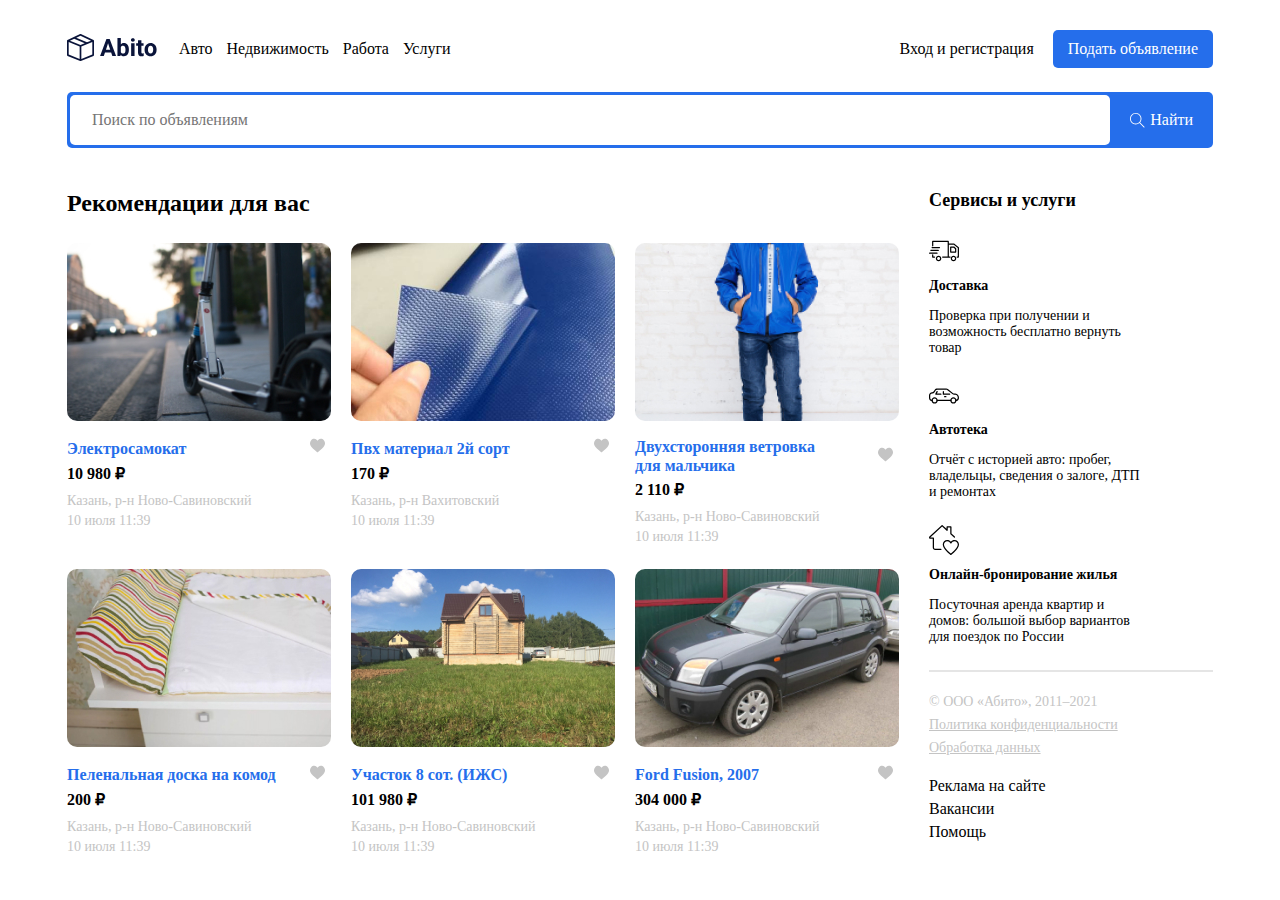
<file: index.html>
<!DOCTYPE html>
<html lang="en">
  <head>
    <meta charset="UTF-8" />
    <meta http-equiv="X-UA-Compatible" content="IE=edge" />
    <meta name="viewport" content="width=device-width, initial-scale=1.0" />
    <title>Сайт объявлений</title>
    <link rel="preconnect" href="https://fonts.googleapis.com" />
    <link rel="preconnect" href="https://fonts.gstatic.com" crossorigin />
    <link
      href="https://fonts.googleapis.com/css2?family=Roboto:wght@400;700&display=swap"
      rel="stylesheet"
    />
    <link rel="stylesheet" href="css/normalize.css" />
    <link rel="stylesheet" href="https://unpkg.com/swiper/swiper-bundle.min.css" />
    <link rel="stylesheet" href="css/style.css" />
  </head>
  <body>
    <header class="header container">
      <div class="navbar">
        <a href="index.html" class="logo">
          <img src="img/logo.svg" alt="logo: Avito" class="logo-image" />
        </a>
        <div class="navbar-panel">
          <button class="close-menu"><img src="img/close.svg" /></button>
          <nav class="navbar-menu">
            <ul class="menu">
              <li class="menu-item">
                <a href="#" class="menu-link">Авто</a>
              </li>
              <li class="menu-item">
                <a href="#" class="menu-link">Недвижимость</a>
              </li>
              <li class="menu-item">
                <a href="#" class="menu-link">Работа</a>
              </li>
              <li class="menu-item">
                <a href="#" class="menu-link">Услуги</a>
              </li>
            </ul>
          </nav>
          <!-- /.navbar-menu -->
          <div class="button-group">
            <a href="#" class="button button-link">Вход и регистрация</a>
            <a href="#" class="button button-primary">Подать объявление</a>
          </div>
          <!-- /.button-group -->
        </div>
        <!-- /.navbar-panel -->
        <button class="menu-button">
          <img src="img/burger.svg" />
        </button>
        <!-- /.menu-button -->
      </div>
      <!-- /.navbar -->
      <div class="search-panel">
        <input type="search" class="search-input" placeholder="Поиск по объявлениям" />
        <button class="search-button">
          <svg
            class="search-icon"
            width="15"
            height="15"
            viewBox="0 0 15 15"
            fill="none"
            xmlns="http://www.w3.org/2000/svg"
          >
            <g clip-path="url(#clip0)">
              <path
                d="M14.6506 14.0012L10.0862 9.43675C10.9465 8.43352 11.4706 7.13293 11.4706 5.71058C11.4706 2.54822 8.89765 -0.0247192 5.7353 -0.0247192C4.20353 -0.0247192 2.76265 0.571751 1.67824 1.6544C0.595589 2.73793 -0.000881376 4.17881 9.77541e-07 5.71058C9.77541e-07 8.87293 2.57294 11.4459 5.7353 11.4459C7.15765 11.4459 8.45912 10.9218 9.46235 10.0615L14.0268 14.6259L14.6506 14.0012ZM5.7353 10.5635C3.06 10.5635 0.882354 8.38675 0.882354 5.71058C0.881472 4.41352 1.38618 3.19499 2.30294 2.2791C3.21882 1.36234 4.43824 0.857634 5.7353 0.857634C8.41059 0.857634 10.5882 3.0344 10.5882 5.71058C10.5882 8.38587 8.41059 10.5635 5.7353 10.5635Z"
                fill="white"
              />
            </g>
            <defs>
              <clipPath id="clip0">
                <rect width="15" height="15" fill="white" />
              </clipPath>
            </defs>
          </svg>
          <span class="search-button-text">Найти</span>
        </button>
      </div>
      <!-- /.search-panel -->
    </header>
    <!-- /.header -->
    <div class="page-content container">
      <main class="main">
        <h2 class="page-title">Рекомендации для вас</h2>
        <div class="cards">
          <div class="card">
            <a href="single.html" class="card-link">
              <img src="img/card-image-1.jpg" alt="photo" class="card-image" />
            </a>
            <div class="card-header">
              <a href="single.html" class="card-link">
                <h3 class="card-title">Электросамокат</h3>
              </a>
              <button class="like">
                <img src="img/like.svg" alt="like" />
              </button>
            </div>
            <!-- /.card-header -->
            <strong class="card-price">10 980 ₽</strong>
            <p class="card-text">Казань, р-н Ново-Савиновский</p>
            <p class="card-text">10 июля 11:39</p>
          </div>
          <!-- /.card-1 -->
          <div class="card">
            <a href="single.html" class="card-link">
              <img src="img/card-image-2.jpg" alt="photo" class="card-image" />
            </a>
            <div class="card-header">
              <a href="single.html" class="card-link">
                <h3 class="card-title">Пвх материал 2й сорт</h3>
              </a>
              <button class="like">
                <img src="img/like.svg" alt="like" />
              </button>
            </div>
            <!-- /.card-header -->
            <strong class="card-price">170 ₽</strong>
            <p class="card-text">Казань, р-н Вахитовский</p>
            <p class="card-text">10 июля 11:39</p>
          </div>
          <!-- /.card-2 -->
          <div class="card">
            <a href="single.html" class="card-link">
              <img src="img/card-image-3.jpg" alt="photo" class="card-image" />
            </a>
            <div class="card-header">
              <a href="single.html" class="card-link">
                <h3 class="card-title">Двухсторонняя ветровка<br />для мальчика</h3>
              </a>
              <button class="like">
                <img src="img/like.svg" alt="like" />
              </button>
            </div>
            <!-- /.card-header -->
            <strong class="card-price">2 110 ₽</strong>
            <p class="card-text">Казань, р-н Ново-Савиновский</p>
            <p class="card-text">10 июля 11:39</p>
          </div>
          <!-- /.card-3 -->
          <div class="card">
            <a href="single.html" class="card-link">
              <img src="img/card-image-4.jpg" alt="photo" class="card-image" />
            </a>
            <div class="card-header">
              <a href="single.html" class="card-link">
                <h3 class="card-title">Пеленальная доска на комод</h3>
              </a>
              <button class="like">
                <img src="img/like.svg" alt="like" />
              </button>
            </div>
            <!-- /.card-header -->
            <strong class="card-price">200 ₽</strong>
            <p class="card-text">Казань, р-н Ново-Савиновский</p>
            <p class="card-text">10 июля 11:39</p>
          </div>
          <!-- /.card-4 -->
          <div class="card">
            <a href="single.html" class="card-link">
              <img src="img/card-image-5.jpg" alt="photo" class="card-image" />
            </a>
            <div class="card-header">
              <a href="single.html" class="card-link">
                <h3 class="card-title">Участок 8 сот. (ИЖС)</h3>
              </a>
              <button class="like">
                <img src="img/like.svg" alt="like" />
              </button>
            </div>
            <!-- /.card-header -->
            <strong class="card-price">101 980 ₽</strong>
            <p class="card-text">Казань, р-н Ново-Савиновский</p>
            <p class="card-text">10 июля 11:39</p>
          </div>
          <!-- /.card-5 -->
          <div class="card">
            <a href="single.html" class="card-link">
              <img src="img/card-image-6.jpg" alt="photo" class="card-image" />
            </a>
            <div class="card-header">
              <a href="single.html" class="card-link">
                <h3 class="card-title">Ford Fusion, 2007</h3>
              </a>
              <button class="like">
                <img src="img/like.svg" alt="like" />
              </button>
            </div>
            <!-- /.card-header -->
            <strong class="card-price">304 000 ₽</strong>
            <p class="card-text">Казань, р-н Ново-Савиновский</p>
            <p class="card-text">10 июля 11:39</p>
          </div>
          <!-- /.card-6 -->
        </div>
        <!-- /.cards -->
      </main>
      <!-- /.main -->
      <aside class="sidebar">
        <h4 class="page-title">Сервисы и услуги</h4>
        <div class="service">
          <img src="img/icon-1.svg" alt="icon: shipping" class="service-image" />
          <h5 class="service-title">Доставка</h5>
          <p class="service-text">Проверка при получении и возможность бесплатно вернуть товар</p>
        </div>
        <!-- /.service-1 -->
        <div class="service">
          <img src="img/icon-2.svg" alt="icon: shipping" class="service-image" />
          <h5 class="service-title">Автотека</h5>
          <p class="service-text">
            Отчёт с историей авто: пробег, владельцы, сведения о залоге, ДТП и ремонтах
          </p>
        </div>
        <!-- /.service-2 -->
        <div class="service">
          <img src="img/icon-3.svg" alt="icon: shipping" class="service-image" />
          <h5 class="service-title">Онлайн-бронирование жилья</h5>
          <p class="service-text">
            Посуточная аренда квартир и домов: большой выбор вариантов для поездок по России
          </p>
        </div>
        <!-- /.service-3 -->
        <hr color="#E5E5E5" />
        <footer class="footer">
          <p class="footer-text">© ООО «Абито», 2011–2021</p>
          <ul class="footer-menu">
            <li class="footer-menu-item">
              <a href="#" class="footer-text">Политика конфиденциальности</a>
            </li>
            <li class="footer-menu-item">
              <a href="#" class="footer-text">Обработка данных</a>
            </li>
          </ul>
          <ul class="footer-menu">
            <li class="footer-menu-item">
              <a href="#" class="footer-link">Реклама на сайте</a>
            </li>
            <li class="footer-menu-item">
              <a href="#" class="footer-link">Вакансии</a>
            </li>
            <li class="footer-menu-item">
              <a href="#" class="footer-link">Помощь</a>
            </li>
          </ul>
        </footer>
      </aside>
      <!-- /.sidebar -->
    </div>
    <!-- /.page-content -->
    <script src="https://unpkg.com/swiper/swiper-bundle.min.js"></script>
    <script src="js/main.js"></script>
  </body>
</html>
</file>
<file: css/style.css>
.body {
  font-family: "Roboto", sans-serif;
  font-size: 14px;
  color: #0a143a;
}
.container {
  max-width: 1146px;
  margin: auto;
}
.navbar-panel {
  display: flex;
  flex-grow: 1;
  align-items: center;
}
.header {
  padding-top: 30px;
  padding-bottom: 30px;
  margin-bottom: 12px;
}
.navbar {
  display: flex;
  align-items: center;
  justify-content: space-between;
  margin-bottom: 24px;
}
.navbar-menu {
  margin-right: auto;
}
.menu {
  list-style: none;
  margin: 0;
  padding-left: 22px;
  padding-right: 22px;
  display: flex;
}
.menu-item:not(:last-child) {
  margin-right: 14px;
}
.menu-link {
  text-decoration: none;
  color: inherit;
}
.button {
  text-decoration: none;
  display: inline-block;
  padding: 10px 15px;
  cursor: pointer;
}
.button-link {
  text-decoration: none;
  color: inherit;
}
.button-primary {
  background: #256eeb;
  border-radius: 5px;
  color: white;
}
.search-panel {
  height: 50px;
  background: #256eeb;
  border-radius: 5px;
  display: flex;
  padding: 3px;
}
.search-input {
  flex-grow: 1;
  background: white;
  border-radius: 5px;
  border: none;
  padding-left: 22px;
  padding-right: 22px;
}
.search-button {
  background: #256eeb;
  border: none;
  color: white;
  padding-left: 20px;
  padding-right: 17px;
  display: flex;
  align-items: center;
  cursor: pointer;
}
.search-button-text {
  margin-left: 5px;
}
.page-content {
  display: grid;
  grid-template-columns: 9fr 3fr;
  grid-column-gap: 10px;
}
.card-image {
  border-radius: 10px;
  width: 264px;
  height: 178px;
  object-fit: cover;
}
.banner {
  max-width: 264px;
}
.banner-image {
  width: 100%;
  object-fit: cover;
}
.cards {
  display: flex;
  flex-wrap: wrap;
  /* justify-content: space-between; */
}
.card {
  margin-bottom: 20px;
  margin-right: 20px;
}
/* .card:not(:nth-child(3n)) {
  margin-right: 20px;
} */
.card-title {
  font-size: 16px;
  line-height: 19px;
  color: #256eeb;
  margin: 0;
}
.card-header {
  display: flex;
  justify-content: space-between;
  align-items: center;
  margin-top: 12px;
  margin-bottom: 5px;
}
.like {
  background-color: white;
  border: none;
  cursor: pointer;
  margin-left: 15px;
}
.card-link {
  text-decoration: none;
}
.card-price {
  display: block;
  font-size: 16px;
  line-height: 19px;
  margin-bottom: 10px;
}
.card-text {
  font-size: 14px;
  line-height: 16px;
  color: #c4c4c4;
  margin-top: 0;
  margin-bottom: 4px;
}
.sidebar .page-title {
  font-size: 18px;
  line-height: 21px;
}
.service {
  margin-bottom: 25px;
}
.service-title {
  /* font-weight: bold; */
  font-size: 14px;
  line-height: 16px;
  margin-top: 7px;
  margin-bottom: 5px;
}
.service-text {
  max-width: 217px;
  font-size: 14px;
  line-height: 16px;
}
.footer-text {
  display: inline-block;
  font-size: 14px;
  line-height: 16px;
  color: #c4c4c4;
  margin-bottom: 5px;
}
.footer-menu {
  list-style: none;
  margin: 0;
  padding: 0;
  margin-bottom: 16px;
}
.footer-link {
  color: inherit;
  text-decoration: none;
  display: inline-block;
  margin-bottom: 5px;
}

.swiper-container {
  width: 100%;
  height: 300px;
  margin-left: auto;
  margin-right: auto;
}
.swiper-slide {
  background-size: cover;
  background-position: center;
}
.mySwiper2 {
  width: 100%;
  border-radius: 10px;
}
.mySwiper {
  height: 20%;
  box-sizing: border-box;
  padding: 10px 0;
}
.mySwiper .swiper-slide {
  width: 25%;
  height: 100%;
  opacity: 0.4;
}
.mySwiper .swiper-slide-thumb-active {
  opacity: 1;
}
.swiper-slide img {
  display: block;
  width: 100%;
  height: 100%;
  object-fit: cover;
  border-radius: 3px;
}

.main-single {
  display: flex;
  justify-content: start;
}
.content {
  max-width: 460px;
  margin-right: 30px;
}
.content-text {
  font-size: 14px;
  line-height: 140%;
}
.page-title {
  margin-top: 0;
  margin-bottom: 25px;
}
.single-price {
  font-size: 24px;
  line-height: 28px;
  margin-top: 0;
  margin-bottom: 25px;
  display: block;
}
.author {
  min-width: 264px;
}
.author-wrapper {
  display: flex;
  align-items: center;
  justify-content: space-between;
  margin-top: 25px;
  margin-bottom: 30px;
}
.author-avatar {
  width: 50px;
  height: 50px;
  object-fit: cover;
  border-radius: 50%;
}
.author-name {
  font-weight: bold;
  font-size: 14px;
  line-height: 16px;
  display: block;
  margin-bottom: 4px;
}
.rating {
  margin-bottom: 5px;
}
.rating-counter {
  margin-left: 10px;
  opacity: 0.5;
}
.author-status {
  font-size: 12px;
  line-height: 14px;
}
.button-block {
  width: 100%;
  height: 54px;
  display: block;
  margin-bottom: 14px;
  border: none;
}
.button-success {
  color: white;
  background-color: #14b4be;
  border-radius: 5px;
}
.menu-button {
  background-color: white;
  border: none;
  cursor: pointer;
  display: none;
}
.close-menu {
  display: none;
}
@media (max-width: 1200px) {
  .container {
    max-width: 960px;
  }
  .card {
    width: 45%;
  }
  .card-image {
    width: 100%;
    height: 200px;
  }
  .main-single {
    flex-direction: column;
  }
  .content {
    margin-right: 0;
  }
}
@media (max-width: 992px) {
  .container {
    max-width: 740px;
  }
  .card-image {
    height: 150px;
  }
}
@media (max-width: 768px) {
  .container {
    max-width: 560px;
  }
  .card {
    width: 100%;
  }
  .card-image {
    height: 200px;
  }
  .page-content {
    grid-template-columns: 8fr 4fr;
  }
  .content {
    max-width: 360px;
  }
  .menu-button {
    display: block;
  }
  .close-menu {
    display: block;
    position: absolute;
    top: 30px;
    right: 30px;
    border: none;
    background-color: white;
    cursor: pointer;
  }
  .navbar-panel {
    position: fixed;
    top: 0;
    right: 0;
    width: 100%;
    height: 100%;
    background-color: white;
    flex-direction: column;
    align-items: center;
    justify-content: center;
    z-index: 9;
    transition: transform 0.2s, opacity 0.2s;
    transform: translateX(100%);
    opacity: 0;
  }
  .is-open {
    transform: translateX(0%);
    opacity: 1;
  }
  .navbar-menu {
    margin-left: auto;
    margin-bottom: 20px;
  }
  .menu {
    flex-direction: column;
    align-items: center;
    justify-content: center;
  }
  .menu-item:not(:last-child) {
    margin-right: 0;
    margin-bottom: 10px;
  }
  .button-group {
    display: flex;
    flex-direction: column;
  }
}
@media (max-width: 576px) {
  .container {
    max-width: 90%;
  }
  .page-content {
    grid-template-columns: 12fr;
  }
  .card {
    margin-right: 0;
  }
  .search-button-text {
    display: none;
  }
  .content {
    max-width: 280px;
  }
}
</file>
